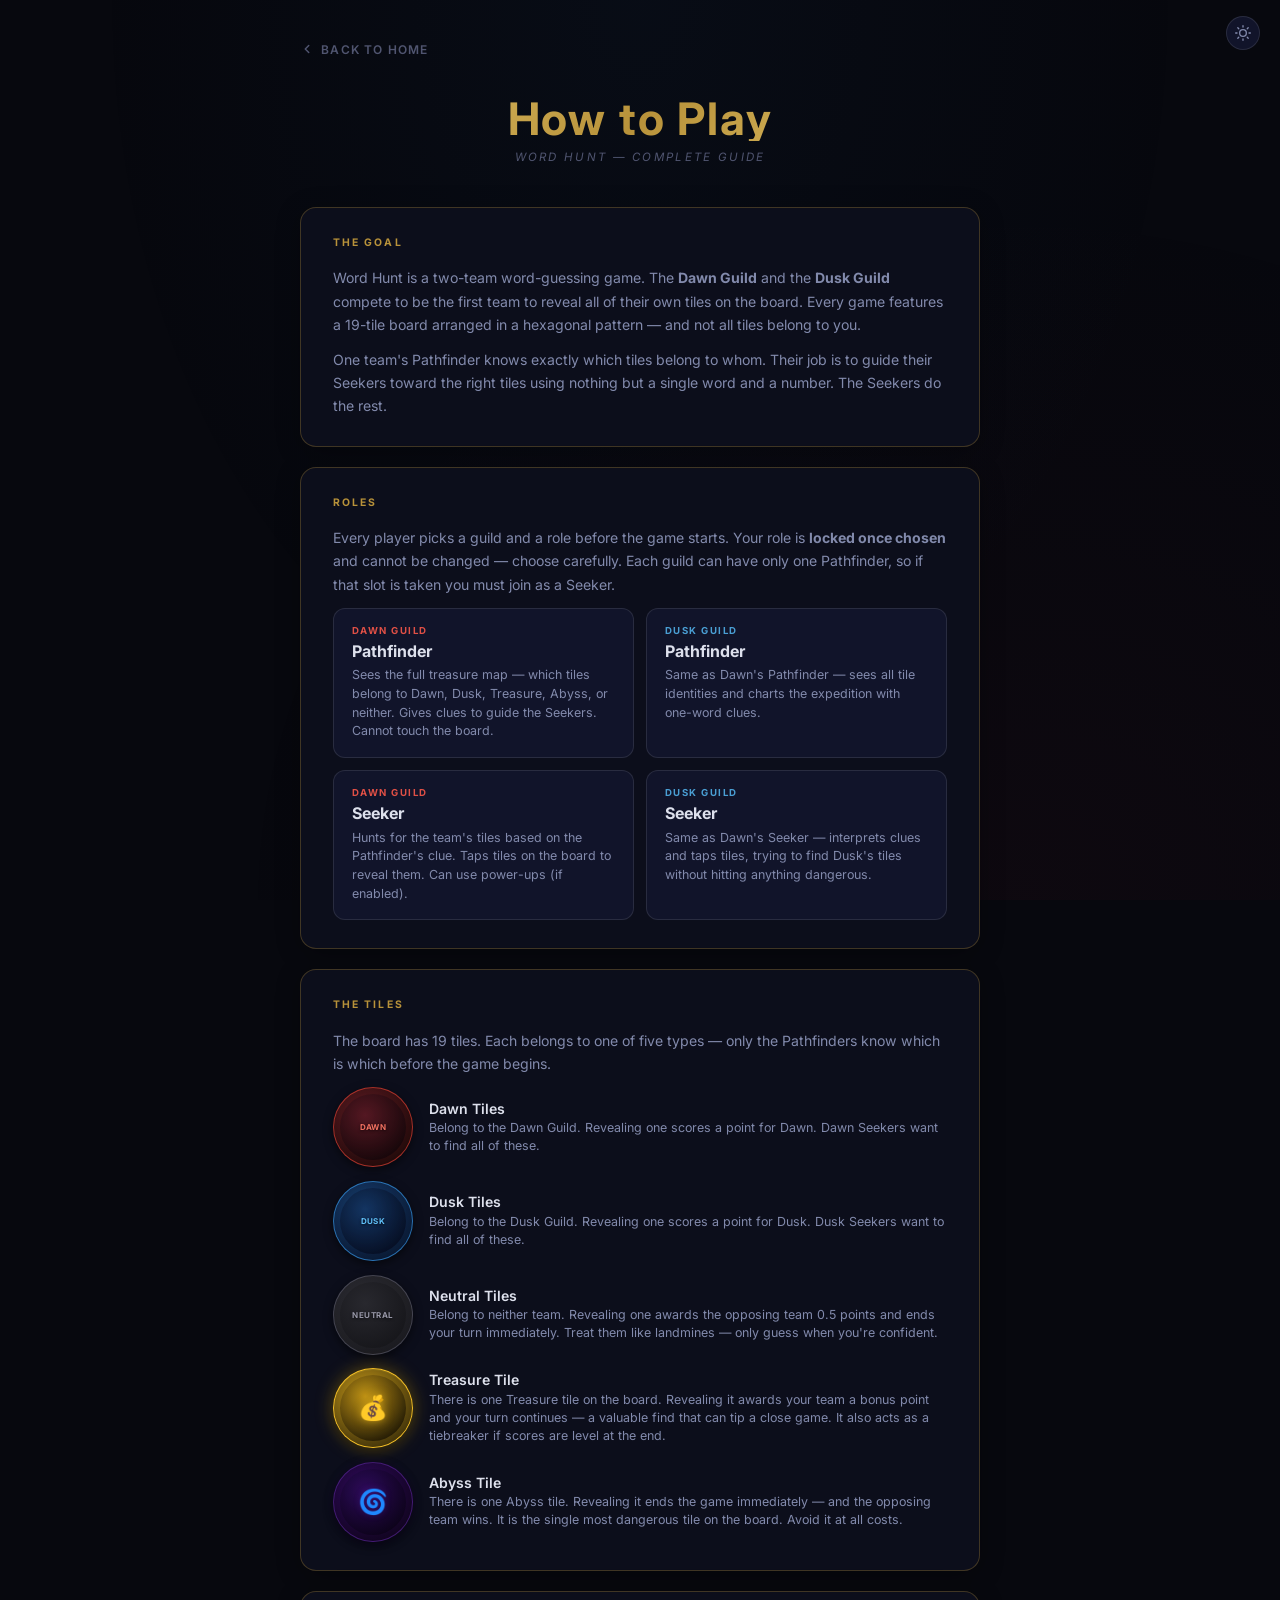
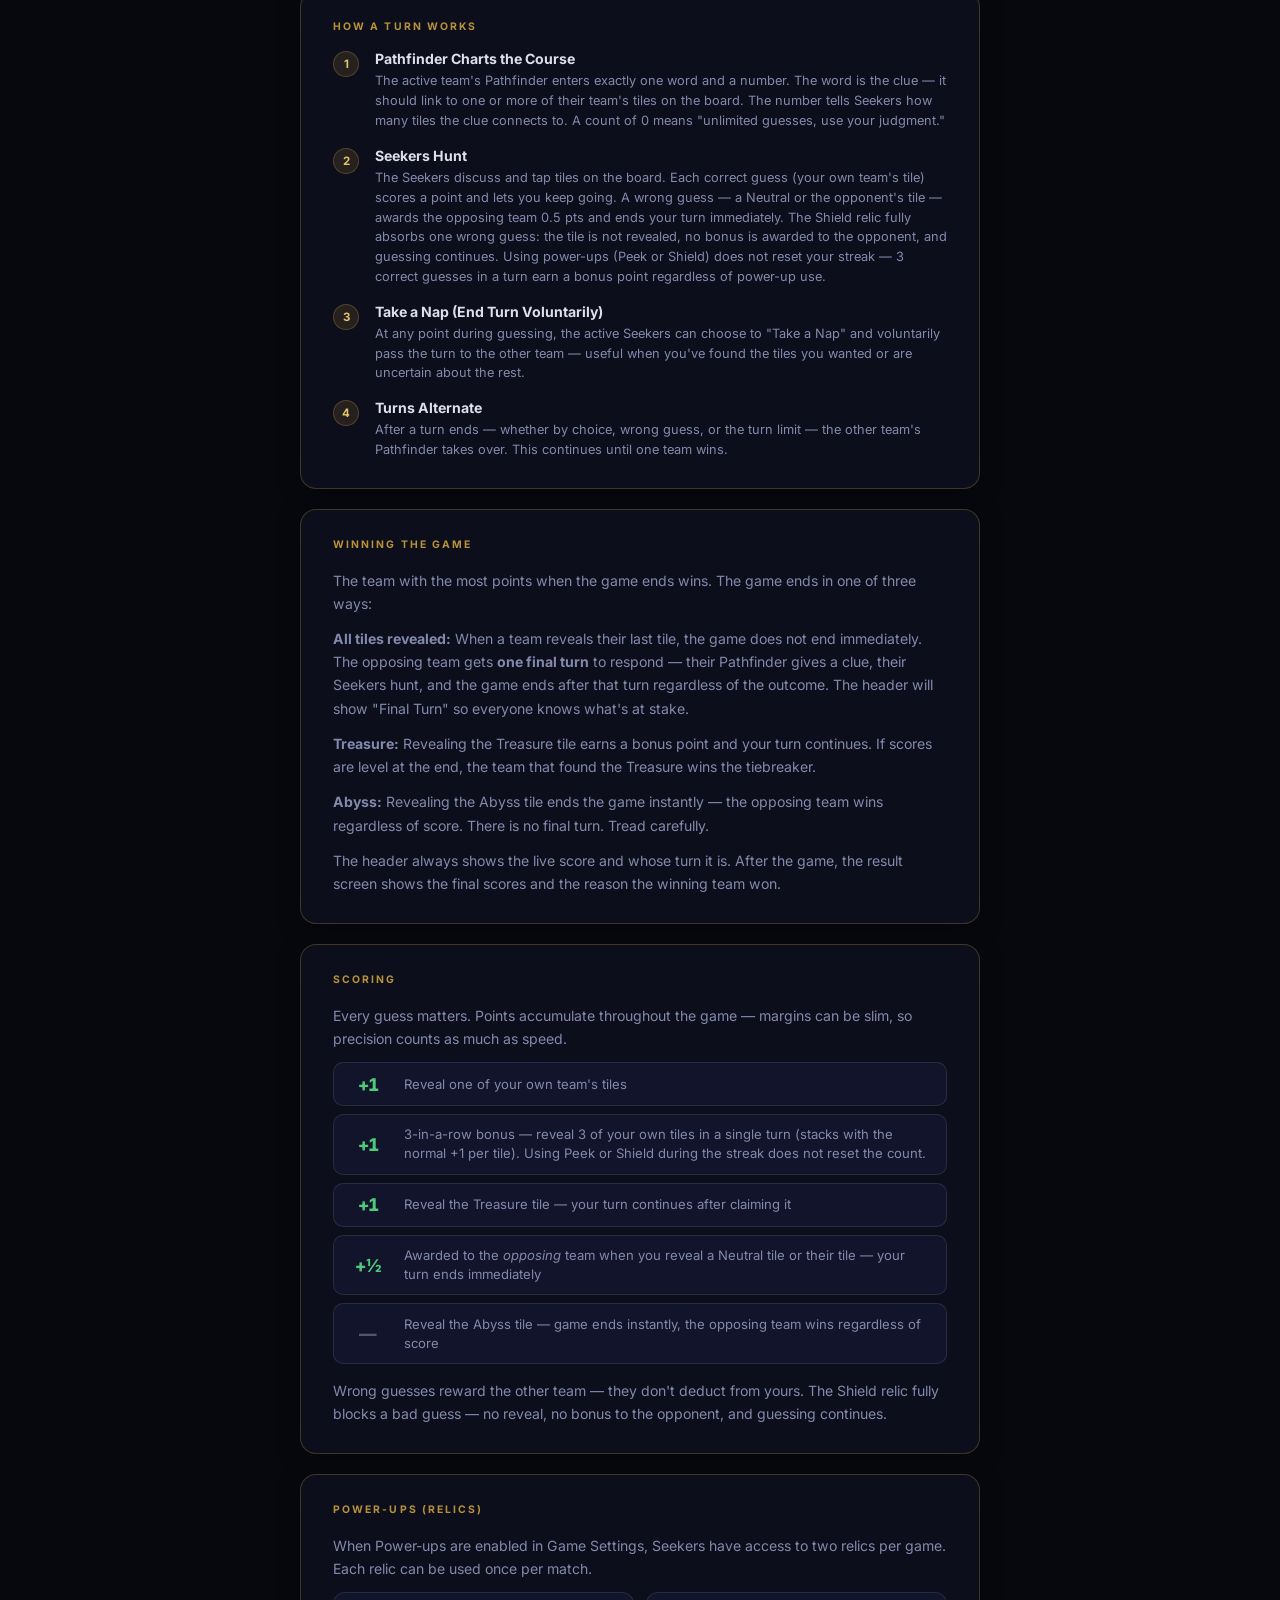
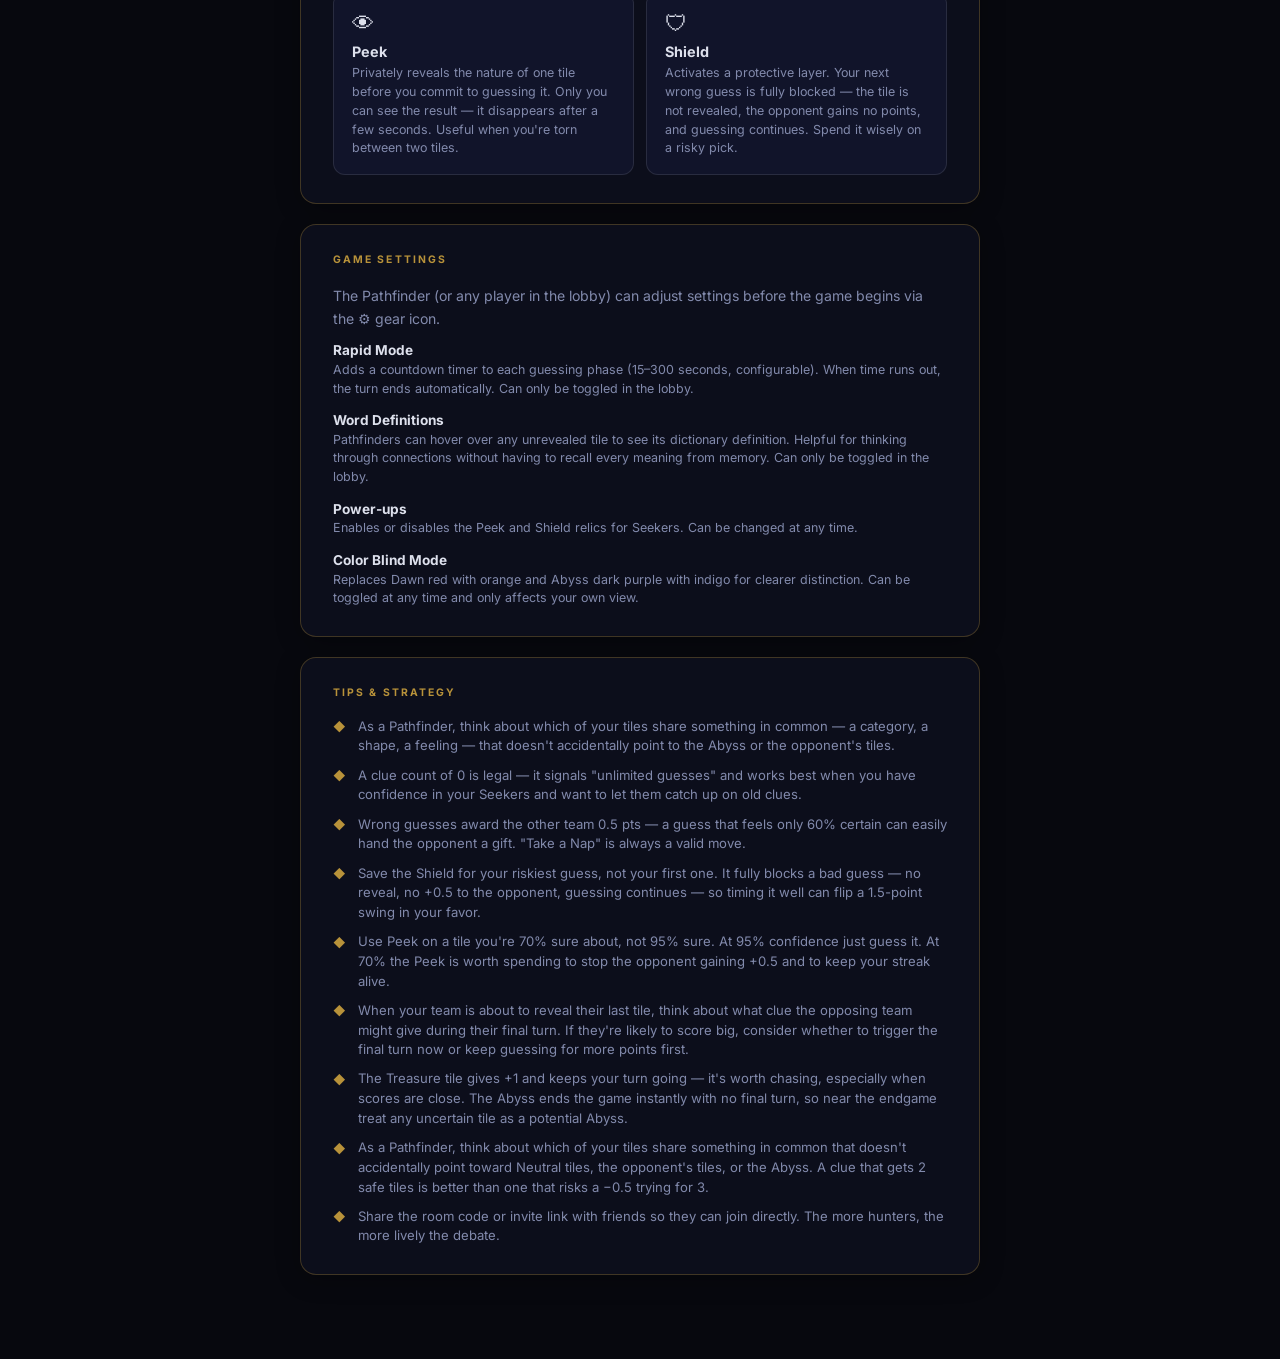
<file: public/how-to-play.html>
<!DOCTYPE html>
<html lang="en">
<head>
  <meta charset="UTF-8" />
  <meta name="viewport" content="width=device-width, initial-scale=1.0" />
  <title>How to Play — Word Hunt</title>
  <link rel="preconnect" href="https://fonts.googleapis.com" />
  <link href="https://fonts.googleapis.com/css2?family=Inter:wght@300;400;500;600;700;900&display=swap" rel="stylesheet" />
  <script>(function(){var t=localStorage.getItem('wordhunt-theme')||'dark';document.documentElement.setAttribute('data-theme',t);})();</script>
  <style>
    *, *::before, *::after { box-sizing: border-box; margin: 0; padding: 0; }

    :root {
      --bg:        #07080e;
      --surface:   #0c0e1b;
      --surface2:  #11142a;
      --border:    rgba(255,255,255,0.055);
      --border2:   rgba(255,255,255,0.1);
      --border-gold: rgba(184,146,58,0.3);
      --text:      #dde0ec;
      --text-muted:#505570;
      --text-dim:  #828aac;
      --gold:      #b8923a;
      --gold-bright: #e2c46a;
      --dawn:      #c0392b;
      --dusk:      #2980b9;
    }

    html, body { min-height: 100%; }

    body {
      font-family: 'Inter', sans-serif;
      background: var(--bg);
      color: var(--text);
      min-height: 100vh;
      padding: 2.5rem 1.5rem 4rem;
    }

    body::before {
      content: '';
      position: fixed;
      inset: 0;
      background: radial-gradient(ellipse at 50% 0%, rgba(27,74,122,0.07) 0%, transparent 60%),
                  radial-gradient(ellipse at 80% 100%, rgba(154,34,50,0.05) 0%, transparent 55%);
      pointer-events: none;
    }

    /* ── Layout ── */
    .page {
      position: relative;
      max-width: 680px;
      margin: 0 auto;
    }

    /* ── Back link ── */
    .back-link {
      display: inline-flex;
      align-items: center;
      gap: 0.45rem;
      font-size: 0.75rem;
      font-weight: 600;
      letter-spacing: 0.1em;
      text-transform: uppercase;
      color: var(--text-muted);
      text-decoration: none;
      margin-bottom: 2.5rem;
      transition: color 0.18s;
    }
    .back-link:hover { color: var(--gold-bright); }
    .back-link svg { flex-shrink: 0; }

    /* ── Brand header ── */
    .brand {
      text-align: center;
      margin-bottom: 2.5rem;
    }
    .brand h1 {
      font-size: 2.8rem;
      letter-spacing: 0.04em;
      line-height: 1;
      background: linear-gradient(135deg, var(--gold-bright) 0%, var(--gold) 50%, var(--gold-bright) 100%);
      -webkit-background-clip: text;
      -webkit-text-fill-color: transparent;
      background-clip: text;
      margin-bottom: 0.4rem;
    }
    .brand .sub {
      font-size: 0.72rem;
      letter-spacing: 0.2em;
      text-transform: uppercase;
      color: var(--text-muted);
      font-style: italic;
    }

    /* ── Sections ── */
    .section {
      background: var(--surface);
      border: 1px solid var(--border-gold);
      border-radius: 16px;
      padding: 1.75rem 2rem;
      margin-bottom: 1.25rem;
      box-shadow: 0 4px 24px rgba(0,0,0,0.3);
    }

    .section-title {
      font-size: 0.65rem;
      font-weight: 700;
      letter-spacing: 0.2em;
      text-transform: uppercase;
      color: var(--gold);
      margin-bottom: 1.1rem;
    }

    h2 {
      font-size: 1.15rem;
      font-weight: 700;
      color: var(--text);
      margin-bottom: 0.6rem;
      letter-spacing: 0.01em;
    }

    p {
      font-size: 0.88rem;
      line-height: 1.65;
      color: var(--text-dim);
      margin-bottom: 0.75rem;
    }
    p:last-child { margin-bottom: 0; }

    /* ── Role cards grid ── */
    .role-grid {
      display: grid;
      grid-template-columns: 1fr 1fr;
      gap: 0.75rem;
      margin-top: 0.25rem;
    }

    .role-card {
      background: var(--surface2);
      border: 1px solid var(--border2);
      border-radius: 12px;
      padding: 1rem 1.1rem;
    }
    .role-card-team {
      font-size: 0.6rem;
      font-weight: 700;
      letter-spacing: 0.16em;
      text-transform: uppercase;
      margin-bottom: 0.3rem;
    }
    .role-card-name {
      font-size: 1rem;
      font-weight: 700;
      margin-bottom: 0.35rem;
    }
    .role-card-desc {
      font-size: 0.78rem;
      color: var(--text-dim);
      line-height: 1.5;
    }
    .dawn { color: #e05046; }
    .dusk { color: #4a9fd4; }

    /* ── Tile legend ── */
    .tile-list {
      display: flex;
      flex-direction: column;
      gap: 0.85rem;
      margin-top: 0.25rem;
    }

    .tile-row {
      display: flex;
      align-items: center;
      gap: 1rem;
    }

    /* Mini tile — circular medallion, mirrors game board card exactly */
    .mini-tile {
      width: 80px;
      height: 80px;
      flex-shrink: 0;
      border-radius: 50%;
      border: 1.5px solid rgba(255,255,255,0.09);
      background: radial-gradient(circle at 40% 35%, #1a1d34, #0d0f1e 80%);
      box-shadow:
        inset 0 0 0 6px rgba(255,255,255,0.025),
        inset 0 1px 0 rgba(255,255,255,0.05),
        inset 0 -1px 0 rgba(0,0,0,0.4),
        0 3px 10px rgba(0,0,0,0.55);
      display: flex;
      align-items: center;
      justify-content: center;
      font-family: 'Inter', sans-serif;
      font-size: 0.5rem;
      font-weight: 700;
      letter-spacing: 0.06em;
      text-transform: uppercase;
      color: var(--text);
      text-shadow: 0 1px 3px rgba(0,0,0,0.7);
      position: relative;
    }

    /* Dark mode hint styles — identical to game board */
    .mini-tile-dawn {
      background: radial-gradient(circle at 40% 35%, rgba(185,38,45,0.42), rgba(14,4,6,0.97) 80%);
      border-color: rgba(220,65,50,0.72);
      box-shadow: inset 0 0 0 6px rgba(220,65,50,0.09), 0 3px 10px rgba(0,0,0,0.55);
      color: #f07060;
    }
    .mini-tile-dusk {
      background: radial-gradient(circle at 40% 35%, rgba(28,95,175,0.48), rgba(4,9,26,0.97) 80%);
      border-color: rgba(55,150,230,0.72);
      box-shadow: inset 0 0 0 6px rgba(55,150,230,0.11), 0 3px 10px rgba(0,0,0,0.55);
      color: #60c0f8;
    }
    .mini-tile-neutral {
      background: radial-gradient(circle at 40% 35%, #28282e, #141418 80%);
      border-color: rgba(130,130,150,0.42);
      box-shadow: inset 0 0 0 6px rgba(130,130,150,0.05), 0 3px 10px rgba(0,0,0,0.55);
      color: #9898a8;
    }
    .mini-tile-abyss {
      background: radial-gradient(circle at 40% 35%, rgba(48,10,95,0.90), rgba(8,2,16,0.98) 80%);
      border-color: rgba(88,36,148,0.70);
      box-shadow:
        inset 0 0 0 6px rgba(70,18,120,0.14),
        0 0 10px rgba(40,8,100,0.22),
        0 3px 10px rgba(0,0,0,0.7);
      color: #b89ee0;
      text-shadow: 0 0 6px rgba(80,30,160,0.4);
    }
    .mini-tile-treasure {
      background: radial-gradient(circle at 40% 35%, rgba(230,175,20,0.82), rgba(12,9,2,0.97) 80%);
      border-color: rgba(255,200,40,0.95);
      box-shadow:
        inset 0 0 0 6px rgba(240,190,40,0.22),
        inset 0 1px 0 rgba(255,230,100,0.12),
        0 0 18px rgba(220,170,10,0.40),
        0 3px 10px rgba(0,0,0,0.55);
      color: #ffe050;
      text-shadow: 0 0 8px rgba(255,200,30,0.55);
    }

    .mini-tile-emoji { font-size: 1.5rem; line-height: 1; }

    .mini-tile-inner {
      display: flex;
      flex-direction: column;
      align-items: center;
      gap: 0.2rem;
    }

    .tile-info-name {
      font-size: 0.88rem;
      font-weight: 600;
      color: var(--text);
      margin-bottom: 0.15rem;
    }
    .tile-info-desc {
      font-size: 0.78rem;
      color: var(--text-dim);
      line-height: 1.45;
    }

    /* Light mode — mirror game.css [data-theme="light"] .card.hint-* exactly */
    [data-theme="light"] .mini-tile {
      background: radial-gradient(circle at 40% 35%, #e8eaf4, #d8dae8 80%);
      border-color: rgba(0,0,0,0.12);
      box-shadow:
        inset 0 0 0 6px rgba(255,255,255,0.55),
        inset 0 1px 0 rgba(255,255,255,0.8),
        inset 0 -1px 0 rgba(0,0,0,0.06),
        0 2px 8px rgba(0,0,0,0.1);
      color: #0c0d18;
      text-shadow: 0 1px 2px rgba(255,255,255,0.7);
    }
    [data-theme="light"] .mini-tile-dawn {
      background: radial-gradient(circle at 40% 35%, rgba(185,38,45,0.18), #dde0ee 80%);
      border-color: rgba(185,38,45,0.58);
      box-shadow: inset 0 0 0 6px rgba(185,38,45,0.07), 0 2px 8px rgba(0,0,0,0.1);
      color: #9e1f1f;
      text-shadow: none;
    }
    [data-theme="light"] .mini-tile-dusk {
      background: radial-gradient(circle at 40% 35%, rgba(28,95,175,0.18), #dde0ee 80%);
      border-color: rgba(28,95,175,0.6);
      box-shadow: inset 0 0 0 6px rgba(28,95,175,0.07), 0 2px 8px rgba(0,0,0,0.1);
      color: #1050a0;
      text-shadow: none;
    }
    [data-theme="light"] .mini-tile-neutral {
      background: radial-gradient(circle at 40% 35%, rgba(100,100,118,0.16), #dde0ee 80%);
      border-color: rgba(100,100,125,0.48);
      box-shadow: inset 0 0 0 6px rgba(100,100,118,0.06), 0 2px 8px rgba(0,0,0,0.1);
      color: #505068;
      text-shadow: none;
      opacity: 1;
    }
    [data-theme="light"] .mini-tile-abyss {
      background: radial-gradient(circle at 40% 35%, rgba(48,10,95,0.22), #d8dae8 80%);
      border-color: rgba(52,12,110,0.72);
      box-shadow: inset 0 0 0 6px rgba(48,10,95,0.09), 0 2px 8px rgba(0,0,0,0.12);
      color: #330870;
      text-shadow: none;
    }
    [data-theme="light"] .mini-tile-treasure {
      background: radial-gradient(circle at 40% 35%, rgba(210,158,0,0.52), #dde0ee 80%);
      border-color: rgba(195,145,0,0.88);
      box-shadow: inset 0 0 0 6px rgba(210,158,0,0.14), 0 0 12px rgba(200,150,0,0.22), 0 2px 8px rgba(0,0,0,0.1);
      color: #6b3d00;
      text-shadow: none;
    }

    /* ── Steps ── */
    .steps {
      display: flex;
      flex-direction: column;
      gap: 1rem;
      margin-top: 0.25rem;
    }

    .step {
      display: flex;
      gap: 1rem;
      align-items: flex-start;
    }

    .step-num {
      width: 26px;
      height: 26px;
      border-radius: 50%;
      background: rgba(184,146,58,0.15);
      border: 1px solid var(--border-gold);
      color: var(--gold-bright);
      font-size: 0.72rem;
      font-weight: 700;
      display: flex;
      align-items: center;
      justify-content: center;
      flex-shrink: 0;
      margin-top: 0.05rem;
    }

    .step-body { flex: 1; }
    .step-title {
      font-size: 0.88rem;
      font-weight: 700;
      color: var(--text);
      margin-bottom: 0.25rem;
    }
    .step-desc {
      font-size: 0.8rem;
      color: var(--text-dim);
      line-height: 1.55;
    }

    /* ── Power-up cards ── */
    .powerup-grid {
      display: grid;
      grid-template-columns: 1fr 1fr;
      gap: 0.75rem;
      margin-top: 0.25rem;
    }

    .powerup-card {
      background: var(--surface2);
      border: 1px solid var(--border2);
      border-radius: 12px;
      padding: 1rem 1.1rem;
    }
    .powerup-icon {
      font-size: 1.4rem;
      margin-bottom: 0.4rem;
    }
    .powerup-name {
      font-size: 0.9rem;
      font-weight: 700;
      color: var(--text);
      margin-bottom: 0.3rem;
    }
    .powerup-desc {
      font-size: 0.78rem;
      color: var(--text-dim);
      line-height: 1.5;
    }

    /* ── Settings list ── */
    .settings-list {
      display: flex;
      flex-direction: column;
      gap: 0.85rem;
      margin-top: 0.25rem;
    }
    .setting-item {}
    .setting-name {
      font-size: 0.85rem;
      font-weight: 700;
      color: var(--text);
      margin-bottom: 0.18rem;
    }
    .setting-desc {
      font-size: 0.78rem;
      color: var(--text-dim);
      line-height: 1.5;
    }

    /* ── Score list ── */
    .score-list {
      display: flex;
      flex-direction: column;
      gap: 0.5rem;
      margin-top: 0.25rem;
    }
    .score-row {
      display: flex;
      align-items: center;
      gap: 1rem;
      background: var(--surface2);
      border: 1px solid var(--border2);
      border-radius: 10px;
      padding: 0.65rem 0.9rem;
    }
    .score-value {
      font-size: 1.1rem;
      font-weight: 800;
      min-width: 2.5rem;
      text-align: center;
      flex-shrink: 0;
      font-variant-numeric: tabular-nums;
      letter-spacing: -0.01em;
    }
    .score-row.positive .score-value { color: #4ec97a; }
    .score-row.negative .score-value { color: #e05046; }
    .score-row.neutral-row .score-value { color: var(--text-muted); }
    .score-label {
      font-size: 0.82rem;
      color: var(--text-dim);
      line-height: 1.45;
    }
    [data-theme="light"] .score-row { background: #f0f2f8; border-color: rgba(0,0,0,0.1); }
    [data-theme="light"] .score-row.positive .score-value { color: #1a7a40; }
    [data-theme="light"] .score-row.negative .score-value { color: #b52b20; }

    /* ── Tips ── */
    .tips-list {
      display: flex;
      flex-direction: column;
      gap: 0.6rem;
      margin-top: 0.25rem;
    }
    .tip {
      display: flex;
      gap: 0.75rem;
      align-items: flex-start;
      font-size: 0.82rem;
      color: var(--text-dim);
      line-height: 1.5;
    }
    .tip-bullet {
      color: var(--gold);
      flex-shrink: 0;
      font-size: 0.75rem;
      margin-top: 0.1rem;
    }

    /* ── Theme toggle ── */
    .theme-toggle {
      position: fixed;
      top: 1rem;
      right: 1.25rem;
      width: 34px;
      height: 34px;
      border-radius: 50%;
      border: 1px solid var(--border2);
      background: var(--surface2);
      color: var(--text-dim);
      cursor: pointer;
      display: flex;
      align-items: center;
      justify-content: center;
      padding: 0;
      z-index: 10;
      transition: color 0.2s, border-color 0.2s;
    }
    .theme-toggle:hover { color: var(--gold-bright); border-color: var(--border-gold); }

    /* ── Mobile ── */
    @media (max-width: 520px) {
      body { padding: 2rem 1rem 3rem; }
      .brand h1 { font-size: 2.2rem; }
      .section { padding: 1.4rem 1.25rem; }
      .role-grid { grid-template-columns: 1fr; }
      .powerup-grid { grid-template-columns: 1fr; }
    }

    /* ── Light Mode ── */
    [data-theme="light"] {
      --bg:        #f0f2f8;
      --surface:   #ffffff;
      --surface2:  #e8ecf5;
      --border:    rgba(0,0,0,0.08);
      --border2:   rgba(0,0,0,0.14);
      --border-gold: rgba(150,110,20,0.4);
      --text:      #0c0d18;
      --text-muted:#3c4268;
      --text-dim:  #404570;
      --gold:      #7a5c0e;
      --gold-bright:#a07820;
    }
    [data-theme="light"] .section {
      box-shadow: 0 4px 20px rgba(0,0,0,0.09);
      border-color: rgba(0,0,0,0.1);
    }
    [data-theme="light"] .role-card,
    [data-theme="light"] .powerup-card {
      background: #f0f2f8;
      border-color: rgba(0,0,0,0.1);
    }
    [data-theme="light"] .swatch-neutral {
      background: #dde0ee;
      border-color: rgba(0,0,0,0.15);
      color: #6b7299;
    }
    [data-theme="light"] .dawn { color: #b52b20; }
    [data-theme="light"] .dusk { color: #1a6fa0; }
    [data-theme="light"] .swatch-dawn    { background: rgba(192,57,43,0.12); border-color: rgba(192,57,43,0.3); color: #b52b20; }
    [data-theme="light"] .swatch-dusk    { background: rgba(41,128,185,0.12); border-color: rgba(41,128,185,0.3); color: #1a6fa0; }
    [data-theme="light"] .swatch-abyss   { background: #d8d0f0; border-color: rgba(80,50,160,0.3); }
  </style>
</head>
<body>

  <button class="theme-toggle" id="theme-toggle" title="Toggle dark/light mode" aria-label="Toggle theme"></button>

  <div class="page">

    <a class="back-link" href="/">
      <svg width="14" height="14" viewBox="0 0 24 24" fill="none" stroke="currentColor" stroke-width="2.5" stroke-linecap="round" stroke-linejoin="round"><polyline points="15 18 9 12 15 6"/></svg>
      Back to Home
    </a>

    <div class="brand">
      <h1>How to Play</h1>
      <p class="sub">Word Hunt — complete guide</p>
    </div>

    <!-- Overview -->
    <div class="section">
      <div class="section-title">The Goal</div>
      <p>Word Hunt is a two-team word-guessing game. The <strong>Dawn Guild</strong> and the <strong>Dusk Guild</strong> compete to be the first team to reveal all of their own tiles on the board. Every game features a 19-tile board arranged in a hexagonal pattern — and not all tiles belong to you.</p>
      <p>One team's Pathfinder knows exactly which tiles belong to whom. Their job is to guide their Seekers toward the right tiles using nothing but a single word and a number. The Seekers do the rest.</p>
    </div>

    <!-- Roles -->
    <div class="section">
      <div class="section-title">Roles</div>
      <p>Every player picks a guild and a role before the game starts. Your role is <strong>locked once chosen</strong> and cannot be changed — choose carefully. Each guild can have only one Pathfinder, so if that slot is taken you must join as a Seeker.</p>
      <div class="role-grid">
        <div class="role-card">
          <div class="role-card-team dawn">Dawn Guild</div>
          <div class="role-card-name">Pathfinder</div>
          <div class="role-card-desc">Sees the full treasure map — which tiles belong to Dawn, Dusk, Treasure, Abyss, or neither. Gives clues to guide the Seekers. Cannot touch the board.</div>
        </div>
        <div class="role-card">
          <div class="role-card-team dusk">Dusk Guild</div>
          <div class="role-card-name">Pathfinder</div>
          <div class="role-card-desc">Same as Dawn's Pathfinder — sees all tile identities and charts the expedition with one-word clues.</div>
        </div>
        <div class="role-card">
          <div class="role-card-team dawn">Dawn Guild</div>
          <div class="role-card-name">Seeker</div>
          <div class="role-card-desc">Hunts for the team's tiles based on the Pathfinder's clue. Taps tiles on the board to reveal them. Can use power-ups (if enabled).</div>
        </div>
        <div class="role-card">
          <div class="role-card-team dusk">Dusk Guild</div>
          <div class="role-card-name">Seeker</div>
          <div class="role-card-desc">Same as Dawn's Seeker — interprets clues and taps tiles, trying to find Dusk's tiles without hitting anything dangerous.</div>
        </div>
      </div>
    </div>

    <!-- Tile types -->
    <div class="section">
      <div class="section-title">The Tiles</div>
      <p>The board has 19 tiles. Each belongs to one of five types — only the Pathfinders know which is which before the game begins.</p>
      <div class="tile-list">
        <div class="tile-row">
          <div class="mini-tile mini-tile-dawn">
            <div class="mini-tile-inner">Dawn</div>
          </div>
          <div>
            <div class="tile-info-name">Dawn Tiles</div>
            <div class="tile-info-desc">Belong to the Dawn Guild. Revealing one scores a point for Dawn. Dawn Seekers want to find all of these.</div>
          </div>
        </div>
        <div class="tile-row">
          <div class="mini-tile mini-tile-dusk">
            <div class="mini-tile-inner">Dusk</div>
          </div>
          <div>
            <div class="tile-info-name">Dusk Tiles</div>
            <div class="tile-info-desc">Belong to the Dusk Guild. Revealing one scores a point for Dusk. Dusk Seekers want to find all of these.</div>
          </div>
        </div>
        <div class="tile-row">
          <div class="mini-tile mini-tile-neutral">
            <div class="mini-tile-inner">Neutral</div>
          </div>
          <div>
            <div class="tile-info-name">Neutral Tiles</div>
            <div class="tile-info-desc">Belong to neither team. Revealing one awards the opposing team 0.5 points and ends your turn immediately. Treat them like landmines — only guess when you're confident.</div>
          </div>
        </div>
        <div class="tile-row">
          <div class="mini-tile mini-tile-treasure">
            <div class="mini-tile-inner">
              <span class="mini-tile-emoji">💰</span>
            </div>
          </div>
          <div>
            <div class="tile-info-name">Treasure Tile</div>
            <div class="tile-info-desc">There is one Treasure tile on the board. Revealing it awards your team a bonus point and your turn continues — a valuable find that can tip a close game. It also acts as a tiebreaker if scores are level at the end.</div>
          </div>
        </div>
        <div class="tile-row">
          <div class="mini-tile mini-tile-abyss">
            <div class="mini-tile-inner">
              <span class="mini-tile-emoji">🌀</span>
            </div>
          </div>
          <div>
            <div class="tile-info-name">Abyss Tile</div>
            <div class="tile-info-desc">There is one Abyss tile. Revealing it ends the game immediately — and the opposing team wins. It is the single most dangerous tile on the board. Avoid it at all costs.</div>
          </div>
        </div>
      </div>
    </div>

    <!-- How a turn works -->
    <div class="section">
      <div class="section-title">How a Turn Works</div>
      <div class="steps">
        <div class="step">
          <div class="step-num">1</div>
          <div class="step-body">
            <div class="step-title">Pathfinder Charts the Course</div>
            <div class="step-desc">The active team's Pathfinder enters exactly one word and a number. The word is the clue — it should link to one or more of their team's tiles on the board. The number tells Seekers how many tiles the clue connects to. A count of 0 means "unlimited guesses, use your judgment."</div>
          </div>
        </div>
        <div class="step">
          <div class="step-num">2</div>
          <div class="step-body">
            <div class="step-title">Seekers Hunt</div>
            <div class="step-desc">The Seekers discuss and tap tiles on the board. Each correct guess (your own team's tile) scores a point and lets you keep going. A wrong guess — a Neutral or the opponent's tile — awards the opposing team 0.5 pts and ends your turn immediately. The Shield relic fully absorbs one wrong guess: the tile is not revealed, no bonus is awarded to the opponent, and guessing continues. Using power-ups (Peek or Shield) does not reset your streak — 3 correct guesses in a turn earn a bonus point regardless of power-up use.</div>
          </div>
        </div>
        <div class="step">
          <div class="step-num">3</div>
          <div class="step-body">
            <div class="step-title">Take a Nap (End Turn Voluntarily)</div>
            <div class="step-desc">At any point during guessing, the active Seekers can choose to "Take a Nap" and voluntarily pass the turn to the other team — useful when you've found the tiles you wanted or are uncertain about the rest.</div>
          </div>
        </div>
        <div class="step">
          <div class="step-num">4</div>
          <div class="step-body">
            <div class="step-title">Turns Alternate</div>
            <div class="step-desc">After a turn ends — whether by choice, wrong guess, or the turn limit — the other team's Pathfinder takes over. This continues until one team wins.</div>
          </div>
        </div>
      </div>
    </div>

    <!-- Winning -->
    <div class="section">
      <div class="section-title">Winning the Game</div>
      <p>The team with the most points when the game ends wins. The game ends in one of three ways:</p>
      <p><strong>All tiles revealed:</strong> When a team reveals their last tile, the game does not end immediately. The opposing team gets <strong>one final turn</strong> to respond — their Pathfinder gives a clue, their Seekers hunt, and the game ends after that turn regardless of the outcome. The header will show "Final Turn" so everyone knows what's at stake.</p>
      <p><strong>Treasure:</strong> Revealing the Treasure tile earns a bonus point and your turn continues. If scores are level at the end, the team that found the Treasure wins the tiebreaker.</p>
      <p><strong>Abyss:</strong> Revealing the Abyss tile ends the game instantly — the opposing team wins regardless of score. There is no final turn. Tread carefully.</p>
      <p>The header always shows the live score and whose turn it is. After the game, the result screen shows the final scores and the reason the winning team won.</p>
    </div>

    <!-- Scoring -->
    <div class="section">
      <div class="section-title">Scoring</div>
      <p>Every guess matters. Points accumulate throughout the game — margins can be slim, so precision counts as much as speed.</p>
      <div class="score-list">
        <div class="score-row positive">
          <div class="score-value">+1</div>
          <div class="score-label">Reveal one of your own team's tiles</div>
        </div>
        <div class="score-row positive">
          <div class="score-value">+1</div>
          <div class="score-label">3-in-a-row bonus — reveal 3 of your own tiles in a single turn (stacks with the normal +1 per tile). Using Peek or Shield during the streak does not reset the count.</div>
        </div>
        <div class="score-row positive">
          <div class="score-value">+1</div>
          <div class="score-label">Reveal the Treasure tile — your turn continues after claiming it</div>
        </div>
        <div class="score-row positive">
          <div class="score-value">+½</div>
          <div class="score-label">Awarded to the <em>opposing</em> team when you reveal a Neutral tile or their tile — your turn ends immediately</div>
        </div>
        <div class="score-row neutral-row">
          <div class="score-value">—</div>
          <div class="score-label">Reveal the Abyss tile — game ends instantly, the opposing team wins regardless of score</div>
        </div>
      </div>
      <p style="margin-top:0.9rem;">Wrong guesses reward the other team — they don't deduct from yours. The Shield relic fully blocks a bad guess — no reveal, no bonus to the opponent, and guessing continues.</p>
    </div>

    <!-- Power-ups -->
    <div class="section">
      <div class="section-title">Power-ups (Relics)</div>
      <p>When Power-ups are enabled in Game Settings, Seekers have access to two relics per game. Each relic can be used once per match.</p>
      <div class="powerup-grid">
        <div class="powerup-card">
          <div class="powerup-icon">👁</div>
          <div class="powerup-name">Peek</div>
          <div class="powerup-desc">Privately reveals the nature of one tile before you commit to guessing it. Only you can see the result — it disappears after a few seconds. Useful when you're torn between two tiles.</div>
        </div>
        <div class="powerup-card">
          <div class="powerup-icon">🛡</div>
          <div class="powerup-name">Shield</div>
          <div class="powerup-desc">Activates a protective layer. Your next wrong guess is fully blocked — the tile is not revealed, the opponent gains no points, and guessing continues. Spend it wisely on a risky pick.</div>
        </div>
      </div>
    </div>

    <!-- Game Settings -->
    <div class="section">
      <div class="section-title">Game Settings</div>
      <p>The Pathfinder (or any player in the lobby) can adjust settings before the game begins via the ⚙ gear icon.</p>
      <div class="settings-list">
        <div class="setting-item">
          <div class="setting-name">Rapid Mode</div>
          <div class="setting-desc">Adds a countdown timer to each guessing phase (15–300 seconds, configurable). When time runs out, the turn ends automatically. Can only be toggled in the lobby.</div>
        </div>
        <div class="setting-item">
          <div class="setting-name">Word Definitions</div>
          <div class="setting-desc">Pathfinders can hover over any unrevealed tile to see its dictionary definition. Helpful for thinking through connections without having to recall every meaning from memory. Can only be toggled in the lobby.</div>
        </div>
        <div class="setting-item">
          <div class="setting-name">Power-ups</div>
          <div class="setting-desc">Enables or disables the Peek and Shield relics for Seekers. Can be changed at any time.</div>
        </div>
        <div class="setting-item">
          <div class="setting-name">Color Blind Mode</div>
          <div class="setting-desc">Replaces Dawn red with orange and Abyss dark purple with indigo for clearer distinction. Can be toggled at any time and only affects your own view.</div>
        </div>
      </div>
    </div>

    <!-- Tips -->
    <div class="section">
      <div class="section-title">Tips & Strategy</div>
      <div class="tips-list">
        <div class="tip"><span class="tip-bullet">◆</span><span>As a Pathfinder, think about which of your tiles share something in common — a category, a shape, a feeling — that doesn't accidentally point to the Abyss or the opponent's tiles.</span></div>
        <div class="tip"><span class="tip-bullet">◆</span><span>A clue count of 0 is legal — it signals "unlimited guesses" and works best when you have confidence in your Seekers and want to let them catch up on old clues.</span></div>
        <div class="tip"><span class="tip-bullet">◆</span><span>Wrong guesses award the other team 0.5 pts — a guess that feels only 60% certain can easily hand the opponent a gift. "Take a Nap" is always a valid move.</span></div>
        <div class="tip"><span class="tip-bullet">◆</span><span>Save the Shield for your riskiest guess, not your first one. It fully blocks a bad guess — no reveal, no +0.5 to the opponent, guessing continues — so timing it well can flip a 1.5-point swing in your favor.</span></div>
        <div class="tip"><span class="tip-bullet">◆</span><span>Use Peek on a tile you're 70% sure about, not 95% sure. At 95% confidence just guess it. At 70% the Peek is worth spending to stop the opponent gaining +0.5 and to keep your streak alive.</span></div>
        <div class="tip"><span class="tip-bullet">◆</span><span>When your team is about to reveal their last tile, think about what clue the opposing team might give during their final turn. If they're likely to score big, consider whether to trigger the final turn now or keep guessing for more points first.</span></div>
        <div class="tip"><span class="tip-bullet">◆</span><span>The Treasure tile gives +1 and keeps your turn going — it's worth chasing, especially when scores are close. The Abyss ends the game instantly with no final turn, so near the endgame treat any uncertain tile as a potential Abyss.</span></div>
        <div class="tip"><span class="tip-bullet">◆</span><span>As a Pathfinder, think about which of your tiles share something in common that doesn't accidentally point toward Neutral tiles, the opponent's tiles, or the Abyss. A clue that gets 2 safe tiles is better than one that risks a −0.5 trying for 3.</span></div>
        <div class="tip"><span class="tip-bullet">◆</span><span>Share the room code or invite link with friends so they can join directly. The more hunters, the more lively the debate.</span></div>
      </div>
    </div>

  </div>

  <script>
    (function () {
      const btn = document.getElementById('theme-toggle');
      if (!btn) return;
      const sunSvg  = `<svg width="16" height="16" viewBox="0 0 24 24" fill="none" stroke="currentColor" stroke-width="2" stroke-linecap="round" stroke-linejoin="round"><circle cx="12" cy="12" r="5"/><path d="M12 1v2M12 21v2M4.22 4.22l1.42 1.42M18.36 18.36l1.42 1.42M1 12h2M21 12h2M4.22 19.78l1.42-1.42M18.36 5.64l1.42-1.42"/></svg>`;
      const moonSvg = `<svg width="16" height="16" viewBox="0 0 24 24" fill="none" stroke="currentColor" stroke-width="2" stroke-linecap="round" stroke-linejoin="round"><path d="M21 12.79A9 9 0 1 1 11.21 3 7 7 0 0 0 21 12.79z"/></svg>`;
      function applyIcon() {
        btn.innerHTML = (document.documentElement.getAttribute('data-theme') || 'dark') === 'dark' ? sunSvg : moonSvg;
      }
      btn.addEventListener('click', () => {
        const next = (document.documentElement.getAttribute('data-theme') || 'dark') === 'dark' ? 'light' : 'dark';
        document.documentElement.setAttribute('data-theme', next);
        localStorage.setItem('wordhunt-theme', next);
        applyIcon();
      });
      applyIcon();
    })();
  </script>
</body>
</html>
</file>
